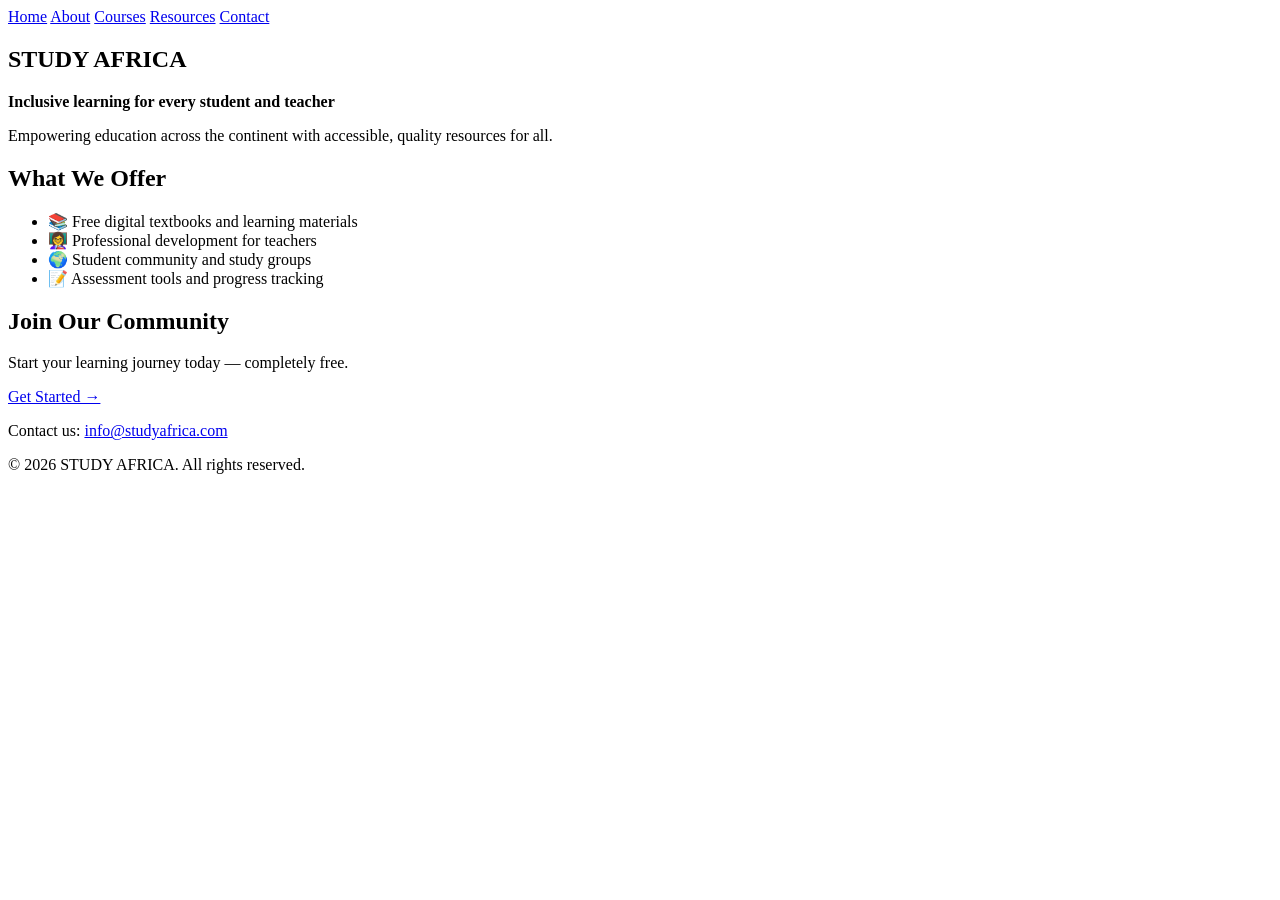
<file: index.html>
<!DOCTYPE html>
<html lang="en">
<head>
  <meta charset="UTF-8">
  <meta name="viewport" content="width=device-width, initial-scale=1.0">
  <meta name="description" content="Study Africa - Inclusive learning platform for every student and teacher across Africa">
  <meta name="keywords" content="Africa, education, learning, students, teachers">
  <title>STUDY AFRICA | Inclusive Learning</title>
</head>
<body>

  <header>
    <nav>
      <a href="index.html">Home</a>
      <a href="about.html">About</a>
      <a href="courses.html">Courses</a>
      <a href="resources.html">Resources</a>
      <a href="contact.html">Contact</a>
    </nav>
  </header>

  <main id="main-content">

    <section>
      <h1>STUDY AFRICA</h1>
      <p><strong>Inclusive learning for every student and teacher</strong></p>
      <p>Empowering education across the continent with accessible, quality resources for all.</p>
    </section>

    <section>
      <h2>What We Offer</h2>
      <ul>
        <li>📚 Free digital textbooks and learning materials</li>
        <li>👩‍🏫 Professional development for teachers</li>
        <li>🌍 Student community and study groups</li>
        <li>📝 Assessment tools and progress tracking</li>
      </ul>
    </section>

    <section>
      <h2>Join Our Community</h2>
      <p>Start your learning journey today — completely free.</p>
      <div>
        <a href="auth.html">Get Started →</a>
      </div>
    </section>

  </main>

  <footer>
    <p>Contact us: <a href="mailto:info@studyafrica.com">info@studyafrica.com</a></p>
    <p>&copy; 2026 STUDY AFRICA. All rights reserved.</p>
  </footer>

</body>
</html>
</file>
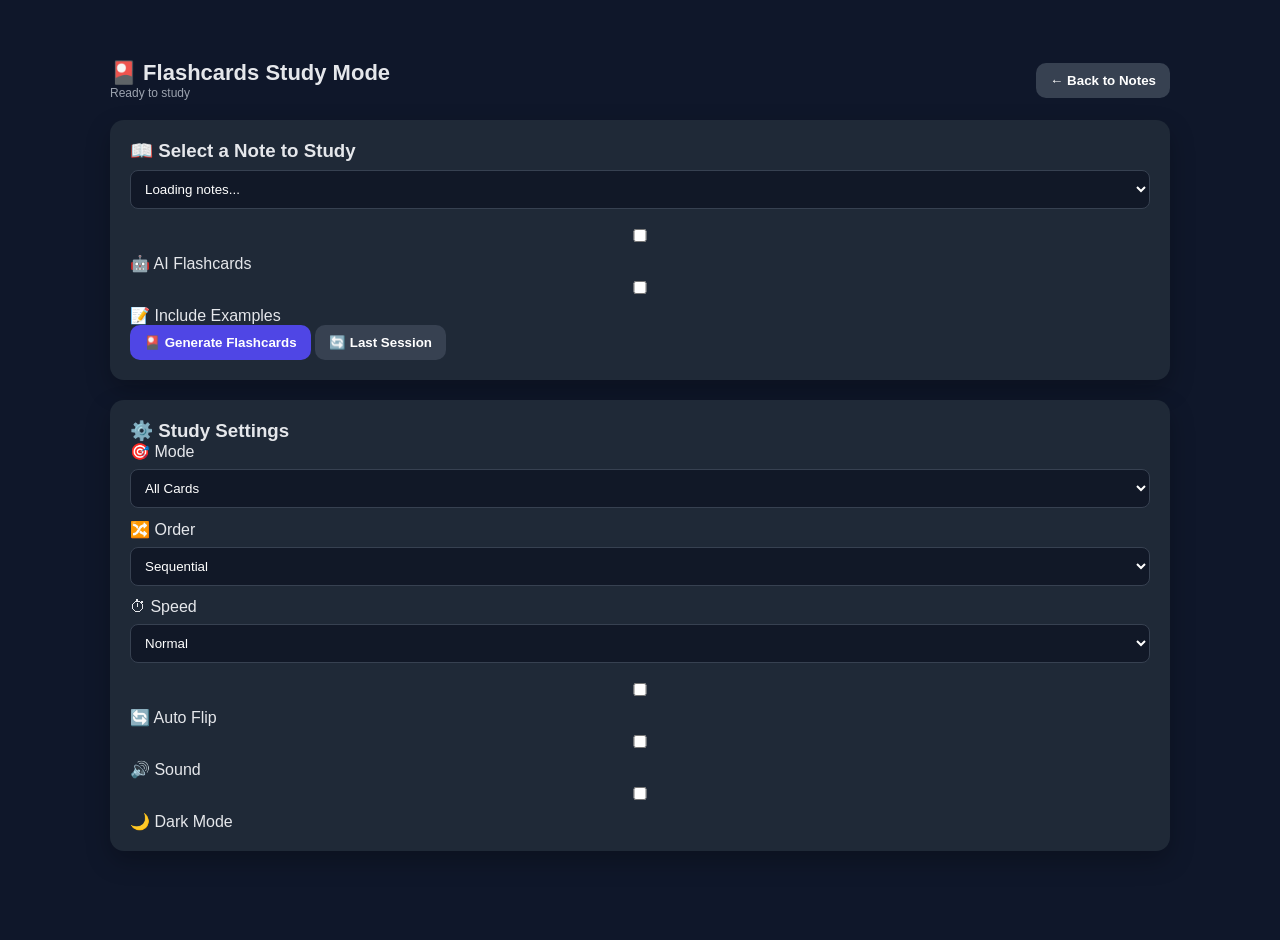
<file: flashcards.html>
<!DOCTYPE html>
<html lang="en">
<head>
  <meta charset="UTF-8">
  <meta name="viewport" content="width=device-width, initial-scale=1.0">
  <title>Flashcards - Prideland Academy</title>
  <link rel="stylesheet" href="assets/styles.css">
</head>

<body>

  <div class="dashboard">

    <!-- HEADER -->
    <div class="topbar">
      <div>
        <h2>🎴 Flashcards Study Mode</h2>
        <p id="sessionStatus" class="small-text">Ready to study</p>
      </div>

      <button class="btn secondary" onclick="window.location.href='student-notes.html'">
        ← Back to Notes
      </button>
    </div>

    <!-- NOTE SELECTOR -->
    <div class="card">

      <h3>📖 Select a Note to Study</h3>

      <div class="selector-row">

        <select id="noteSelector">
          <option value="">Loading notes...</option>
        </select>

        <div class="selector-options">
          <label>
            <input type="checkbox" id="includeAI">
            🤖 AI Flashcards
          </label>

          <label>
            <input type="checkbox" id="includeExamples">
            📝 Include Examples
          </label>
        </div>

      </div>

      <div class="button-group">
        <button class="btn primary" onclick="generateFlashcards()">
          🎴 Generate Flashcards
        </button>

        <button class="btn secondary" onclick="loadPreviousSession()">
          🔄 Last Session
        </button>
      </div>

    </div>

    <!-- STUDY SETTINGS -->
    <div class="card">

      <h3>⚙️ Study Settings</h3>

      <div class="settings-grid">

        <div class="setting-group">
          <label>🎯 Mode</label>
          <select id="studyMode">
            <option value="all">All Cards</option>
            <option value="unmastered">Unmastered Only</option>
            <option value="hard">Hard Cards Only</option>
            <option value="review">Review Mode</option>
          </select>
        </div>

        <div class="setting-group">
          <label>🔀 Order</label>
          <select id="cardOrder">
            <option value="sequential">Sequential</option>
            <option value="shuffled">Shuffled</option>
            <option value="hardest">Hardest First</option>
          </select>
        </div>

        <div class="setting-group">
          <label>⏱ Speed</label>
          <select id="speedSelect">
            <option value="2000">Fast</option>
            <option value="3000" selected>Normal</option>
            <option value="5000">Slow</option>
            <option value="0">Manual</option>
          </select>
        </div>

      </div>

      <div class="toggle-group">

        <label>
          <input type="checkbox" id="autoFlip">
          🔄 Auto Flip
        </label>

        <label>
          <input type="checkbox" id="soundEnabled">
          🔊 Sound
        </label>

        <label>
          <input type="checkbox" id="darkMode">
          🌙 Dark Mode
        </label>

      </div>

    </div>

    <!-- PROGRESS -->
    <div id="progressSection" class="card hidden">

      <div class="stats-row">

        <div class="stat-box">
          <span class="stat-value" id="masteredCount">0</span>
          <span class="stat-label">Mastered</span>
        </div>

        <div class="stat-box">
          <span class="stat-value" id="totalCards">0</span>
          <span class="stat-label">Total</span>
        </div>

        <div class="stat-box">
          <span class="stat-value" id="accuracyRate">0%</span>
          <span class="stat-label">Accuracy</span>
        </div>

        <div class="stat-box">
          <span class="stat-value" id="sessionTimer">00:00</span>
          <span class="stat-label">Time</span>
        </div>

      </div>

      <div class="progress-bar-container">
        <div id="studyProgress" class="progress-fill"></div>
      </div>

    </div>

    <!-- FLASHCARD AREA -->
    <div id="flashcardContainer" class="flashcard-container hidden">

      <div class="flashcard-wrapper">

        <div class="flashcard" id="flashcard" onclick="flipCard()">

          <div id="cardFront" class="card-face front">
            Click generate to start
          </div>

          <div id="cardBack" class="card-face back">
            Answer will appear here
          </div>

        </div>

      </div>

      <!-- RATING -->
      <div id="ratingButtons" class="rating-buttons hidden">

        <button onclick="rateCard('easy')" class="rate-btn easy">😊 Easy</button>
        <button onclick="rateCard('medium')" class="rate-btn medium">😐 Medium</button>
        <button onclick="rateCard('hard')" class="rate-btn hard">😓 Hard</button>
        <button onclick="markMastered()" class="rate-btn mastered">⭐ Mastered</button>

      </div>

      <!-- NAVIGATION -->
      <div class="navigation-controls">

        <button onclick="prevCard()" class="nav-btn">◀ Prev</button>

        <span id="cardProgress">0 / 0</span>

        <button onclick="nextCard()" class="nav-btn">Next ▶</button>

      </div>

      <!-- EXTRA -->
      <div class="extra-controls">

        <button onclick="shuffleCards()">🔀 Shuffle</button>
        <button onclick="toggleAutoPlay()">▶ Auto</button>
        <button onclick="resetSession()">🔄 Reset</button>
        <button onclick="exportFlashcards()">📥 Export</button>

      </div>

    </div>

    <!-- EMPTY STATE -->
    <div id="emptyState" class="empty-state hidden">
      <div class="empty-icon">🎴</div>
      <h3>No Flashcards Yet</h3>
      <p>Select a note and generate flashcards to begin</p>
    </div>

  </div>

</body>
</html>
</file>
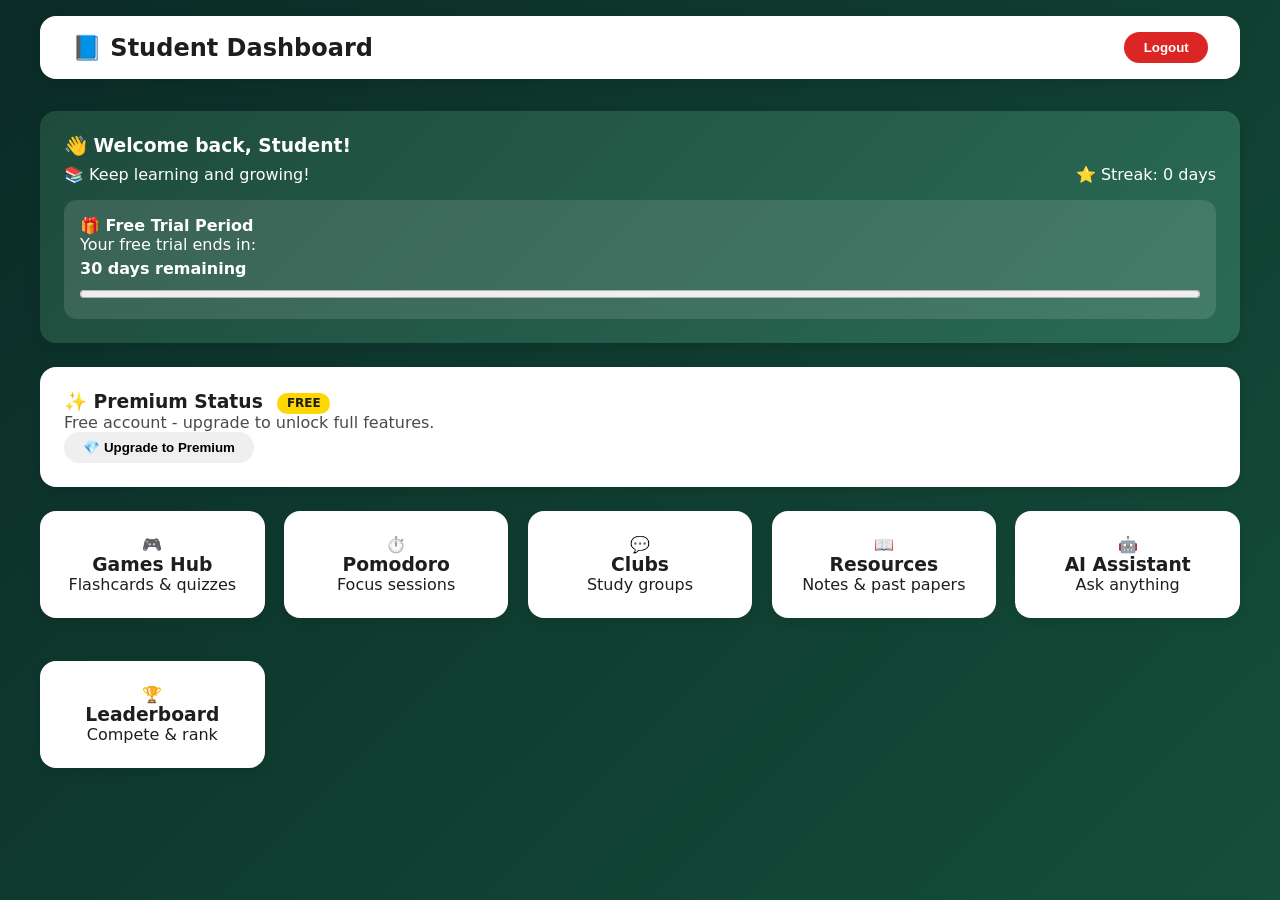
<file: student-dashboard.html>
<!DOCTYPE html>
<html lang="en">
<head>
  <meta charset="UTF-8">
  <meta name="viewport" content="width=device-width, initial-scale=1.0">
  <title>Student Dashboard - Study Africa</title>

  <style>
    * {
      margin: 0;
      padding: 0;
      box-sizing: border-box;
    }

    body {
      font-family: system-ui, 'Segoe UI', Roboto, sans-serif;
      background: linear-gradient(135deg, #0b2b26 0%, #144e3a 100%);
      min-height: 100vh;
      padding: 1rem;
      color: #1e1e1e;
    }

    .dashboard {
      max-width: 1200px;
      margin: 0 auto;
    }

    .topbar {
      background: white;
      border-radius: 1rem;
      padding: 1rem 2rem;
      display: flex;
      justify-content: space-between;
      align-items: center;
      margin-bottom: 2rem;
      box-shadow: 0 4px 12px rgba(0,0,0,0.1);
    }

    .card {
      background: white;
      border-radius: 1rem;
      padding: 1.5rem;
      margin-bottom: 1.5rem;
      box-shadow: 0 4px 12px rgba(0,0,0,0.1);
    }

    .welcome-section {
      background: linear-gradient(135deg, #1e4b3c, #2a6b55);
      color: white;
    }

    .welcome-section h3 {
      color: white;
    }

    .profile-info {
      display: flex;
      justify-content: space-between;
      flex-wrap: wrap;
      gap: 1rem;
      margin-top: 0.5rem;
    }

    .grid {
      display: grid;
      grid-template-columns: repeat(auto-fit, minmax(220px, 1fr));
      gap: 1.2rem;
    }

    .grid .card {
      text-align: center;
      cursor: pointer;
      transition: 0.2s;
    }

    .grid .card:hover {
      transform: translateY(-4px);
      background: #fef9e6;
    }

    .btn {
      padding: 0.5rem 1.2rem;
      border: none;
      border-radius: 2rem;
      font-weight: 600;
    }

    .btn-secondary {
      background: #dc2626;
      color: white;
    }

    .premium-badge {
      background: gold;
      padding: 0.2rem 0.6rem;
      border-radius: 1rem;
      font-size: 0.75rem;
      margin-left: 0.5rem;
    }

    .countdown {
      margin-top: 1rem;
      background: rgba(255,255,255,0.12);
      padding: 1rem;
      border-radius: 0.8rem;
    }

    progress {
      width: 100%;
      margin-top: 0.5rem;
    }

    .days-remaining {
      font-weight: bold;
      margin-top: 0.3rem;
    }

    .muted {
      opacity: 0.8;
    }
  </style>
</head>

<body>

<div class="dashboard">

  <!-- TOP BAR -->
  <div class="topbar">
    <h2>📘 Student Dashboard</h2>
    <button class="btn btn-secondary">Logout</button>
  </div>

  <!-- WELCOME CARD -->
  <div class="card welcome-section">
    <h3>👋 Welcome back, Student!</h3>

    <div class="profile-info">
      <p>📚 Keep learning and growing!</p>
      <p>⭐ Streak: 0 days</p>
    </div>

    <!-- TRIAL -->
    <div class="countdown">
      <strong>🎁 Free Trial Period</strong><br>
      <span>Your free trial ends in:</span>

      <div class="days-remaining">30 days remaining</div>

      <progress value="0" max="100"></progress>
    </div>
  </div>

  <!-- PREMIUM -->
  <div class="card">
    <h3>
      ✨ Premium Status
      <span class="premium-badge">FREE</span>
    </h3>

    <p class="muted">Free account - upgrade to unlock full features.</p>

    <button class="btn">💎 Upgrade to Premium</button>
  </div>

  <!-- FEATURES -->
  <div class="grid">

    <div class="card">
      🎮 <h3>Games Hub</h3>
      <p>Flashcards & quizzes</p>
    </div>

    <div class="card">
      ⏱️ <h3>Pomodoro</h3>
      <p>Focus sessions</p>
    </div>

    <div class="card">
      💬 <h3>Clubs</h3>
      <p>Study groups</p>
    </div>

    <div class="card">
      📖 <h3>Resources</h3>
      <p>Notes & past papers</p>
    </div>

    <div class="card">
      🤖 <h3>AI Assistant</h3>
      <p>Ask anything</p>
    </div>

    <div class="card">
      🏆 <h3>Leaderboard</h3>
      <p>Compete & rank</p>
    </div>

  </div>

</div>

</body>
</html>
</file>
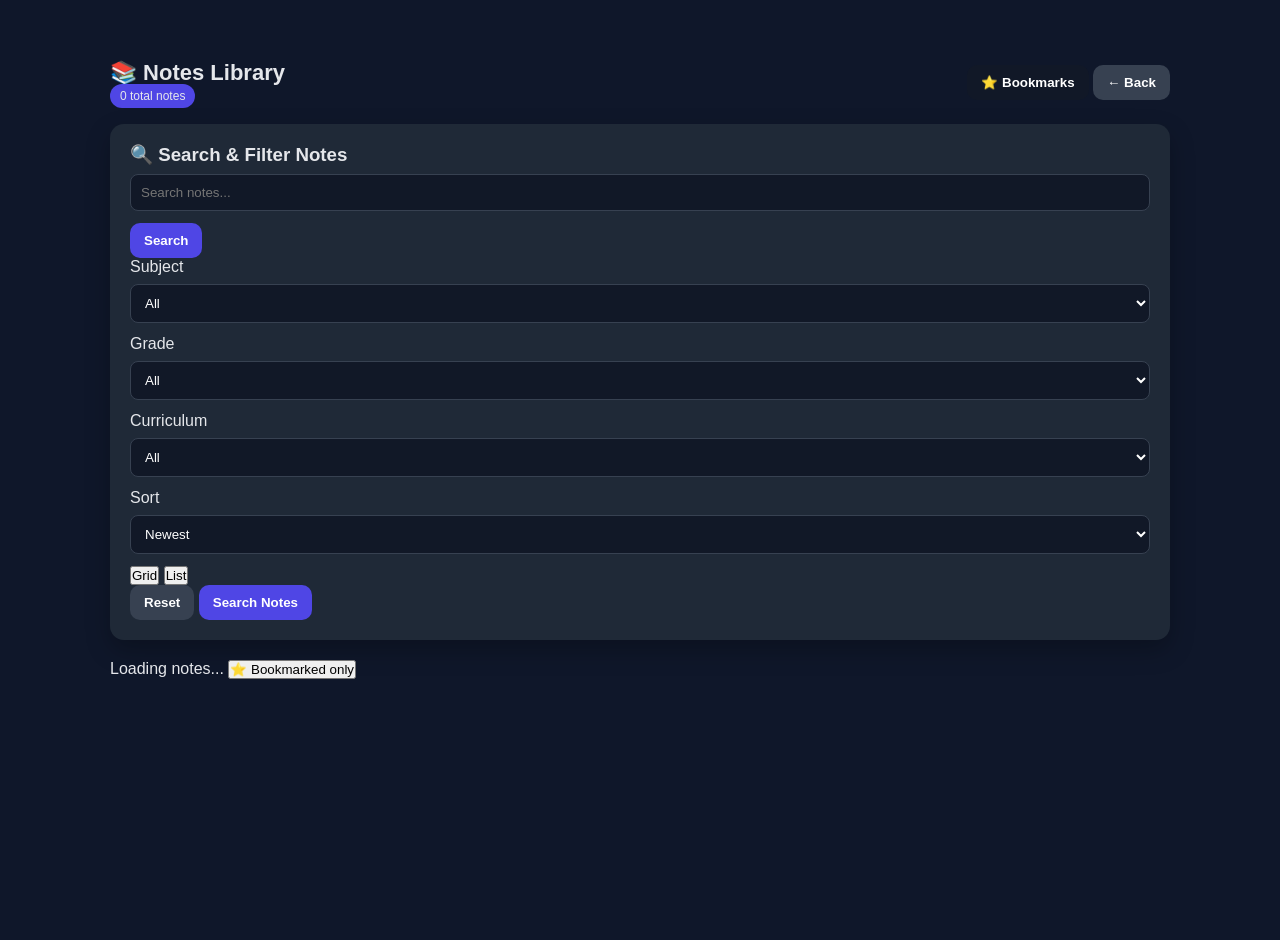
<file: student-notes.html>
<!DOCTYPE html>
<html lang="en">
<head>
  <meta charset="UTF-8">
  <meta name="viewport" content="width=device-width, initial-scale=1.0">
  <title>Notes Library - Prideland Academy</title>
  <link rel="stylesheet" href="assets/styles.css">
</head>

<body>

  <div class="dashboard">

    <!-- HEADER -->
    <div class="topbar">
      <div class="topbar-left">
        <h2>📚 Notes Library</h2>
        <span id="totalNotesBadge" class="badge">0 total notes</span>
      </div>

      <div class="topbar-right">
        <button class="btn icon-btn" onclick="toggleBookmarksView()" title="My Bookmarks">
          ⭐ Bookmarks
        </button>
        <button class="btn secondary" onclick="window.location.href='student-dashboard.html'">
          ← Back
        </button>
      </div>
    </div>

    <!-- RECENT SECTION -->
    <div id="recentSection" class="card hidden">
      <h3>🕒 Recently Viewed</h3>
      <div id="recentNotes"></div>
      <button class="btn-text" onclick="clearRecent()">Clear history</button>
    </div>

    <!-- FILTERS -->
    <div class="card">

      <h3>🔍 Search & Filter Notes</h3>

      <div class="search-bar">
        <input id="searchInput" placeholder="Search notes...">
        <button class="btn primary" onclick="loadNotes(1)">Search</button>
      </div>

      <div class="filters-row">

        <div class="filter-group">
          <label>Subject</label>
          <select id="filterSubject">
            <option value="">All</option>
            <option value="math">Math</option>
            <option value="english">English</option>
            <option value="science">Science</option>
            <option value="history">History</option>
            <option value="biology">Biology</option>
            <option value="chemistry">Chemistry</option>
          </select>
        </div>

        <div class="filter-group">
          <label>Grade</label>
          <select id="filterGrade">
            <option value="">All</option>
            <option value="pp1">PP1</option>
            <option value="pp2">PP2</option>
            <option value="grade1">Grade 1</option>
            <option value="grade2">Grade 2</option>
            <option value="grade3">Grade 3</option>
            <option value="grade4">Grade 4</option>
            <option value="form1">Form 1</option>
            <option value="form2">Form 2</option>
          </select>
        </div>

        <div class="filter-group">
          <label>Curriculum</label>
          <select id="filterCurriculum">
            <option value="">All</option>
            <option value="cbc">CBC</option>
            <option value="kcse">KCSE</option>
            <option value="igcse">IGCSE</option>
            <option value="ib">IB</option>
          </select>
        </div>

        <div class="filter-group">
          <label>Sort</label>
          <select id="sortBy">
            <option value="newest">Newest</option>
            <option value="oldest">Oldest</option>
            <option value="title_asc">A-Z</option>
            <option value="title_desc">Z-A</option>
          </select>
        </div>

      </div>

      <div class="filter-actions">

        <div class="view-toggle">
          <button id="gridViewBtn" class="view-btn active" onclick="setView('grid')">
            Grid
          </button>
          <button id="listViewBtn" class="view-btn" onclick="setView('list')">
            List
          </button>
        </div>

        <div class="action-buttons">
          <button class="btn secondary" onclick="resetFilters()">
            Reset
          </button>
          <button class="btn primary" onclick="loadNotes(1)">
            Search Notes
          </button>
        </div>

      </div>

    </div>

    <!-- RESULTS -->
    <div class="results-header">
      <span id="resultsCount">Loading notes...</span>
      <button class="btn-text" onclick="toggleBookmarksOnly()">
        ⭐ Bookmarked only
      </button>
    </div>

    <!-- LOADING -->
    <div id="loadingSpinner" class="hidden">
      <p>Loading notes...</p>
    </div>

    <!-- NOTES -->
    <div id="notesContainer"></div>

    <!-- EMPTY -->
    <div id="emptyState" class="hidden">
      <h3>No notes found</h3>
      <p>Try adjusting filters</p>
      <button class="btn secondary" onclick="resetFilters()">Clear Filters</button>
    </div>

    <!-- PAGINATION -->
    <div id="pagination" class="hidden">
      <button onclick="changePage(-1)">Prev</button>
      <span id="pageInfo">Page 1</span>
      <button onclick="changePage(1)">Next</button>
    </div>

  </div>

</body>
</html>
</file>
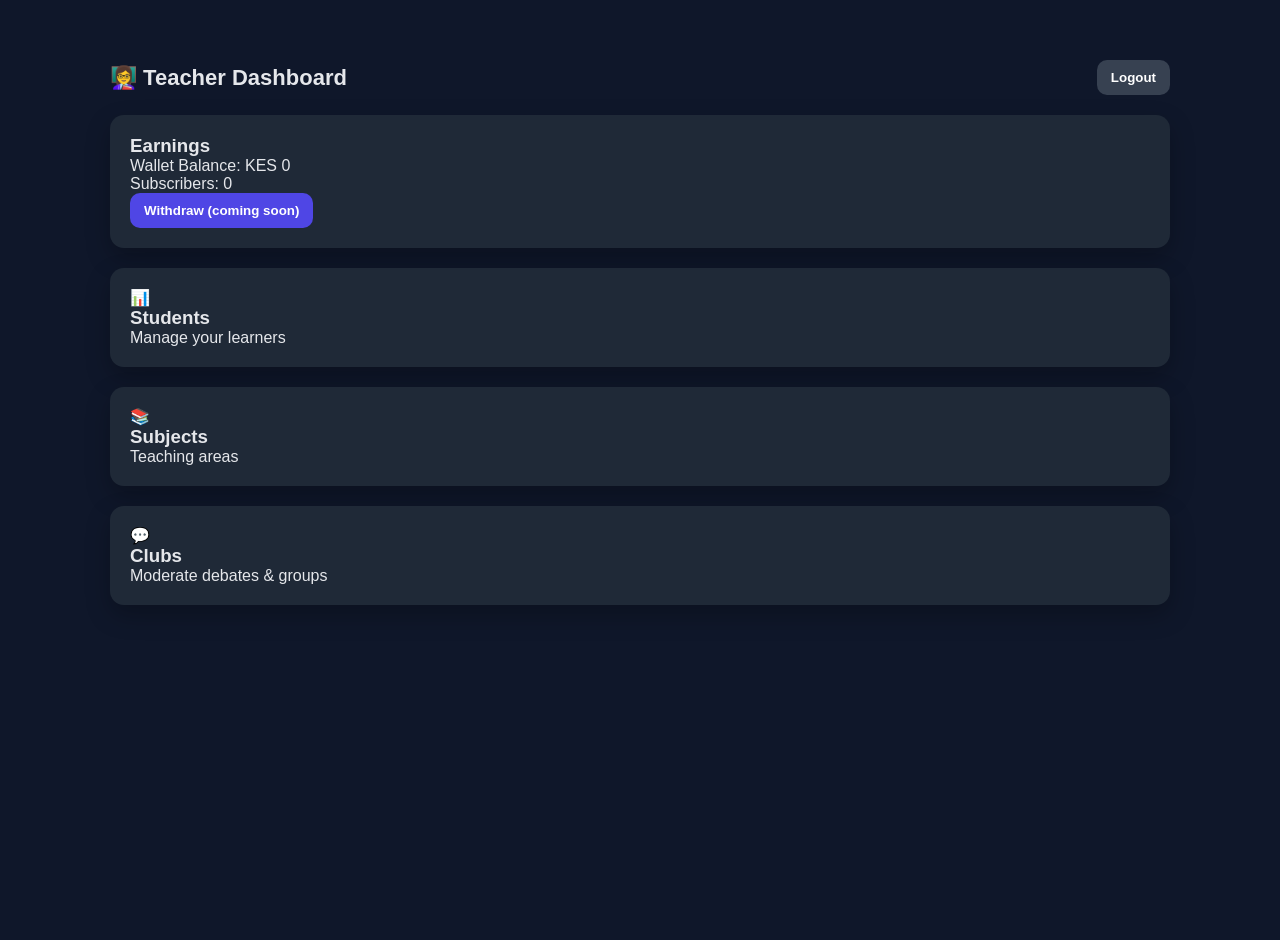
<file: teacher-dashboard.html>
<!DOCTYPE html>
<html lang="en">
<head>
  <meta charset="UTF-8">
  <title>Teacher Dashboard</title>
  <link rel="stylesheet" href="assets/styles.css">
</head>

<body>

  <div class="dashboard">

    <div class="topbar">
      <h2>👩‍🏫 Teacher Dashboard</h2>
      <button class="btn secondary" onclick="logout()">Logout</button>
    </div>

    <div class="card">
      <h3>Earnings</h3>
      <p>Wallet Balance: KES 0</p>
      <p>Subscribers: 0</p>

      <button class="btn primary">
        Withdraw (coming soon)
      </button>
    </div>

    <div class="grid">

      <div class="card">
        📊 <h3>Students</h3>
        <p>Manage your learners</p>
      </div>

      <div class="card">
        📚 <h3>Subjects</h3>
        <p>Teaching areas</p>
      </div>

      <div class="card">
        💬 <h3>Clubs</h3>
        <p>Moderate debates & groups</p>
      </div>

    </div>

  </div>

</body>
</html>
</file>
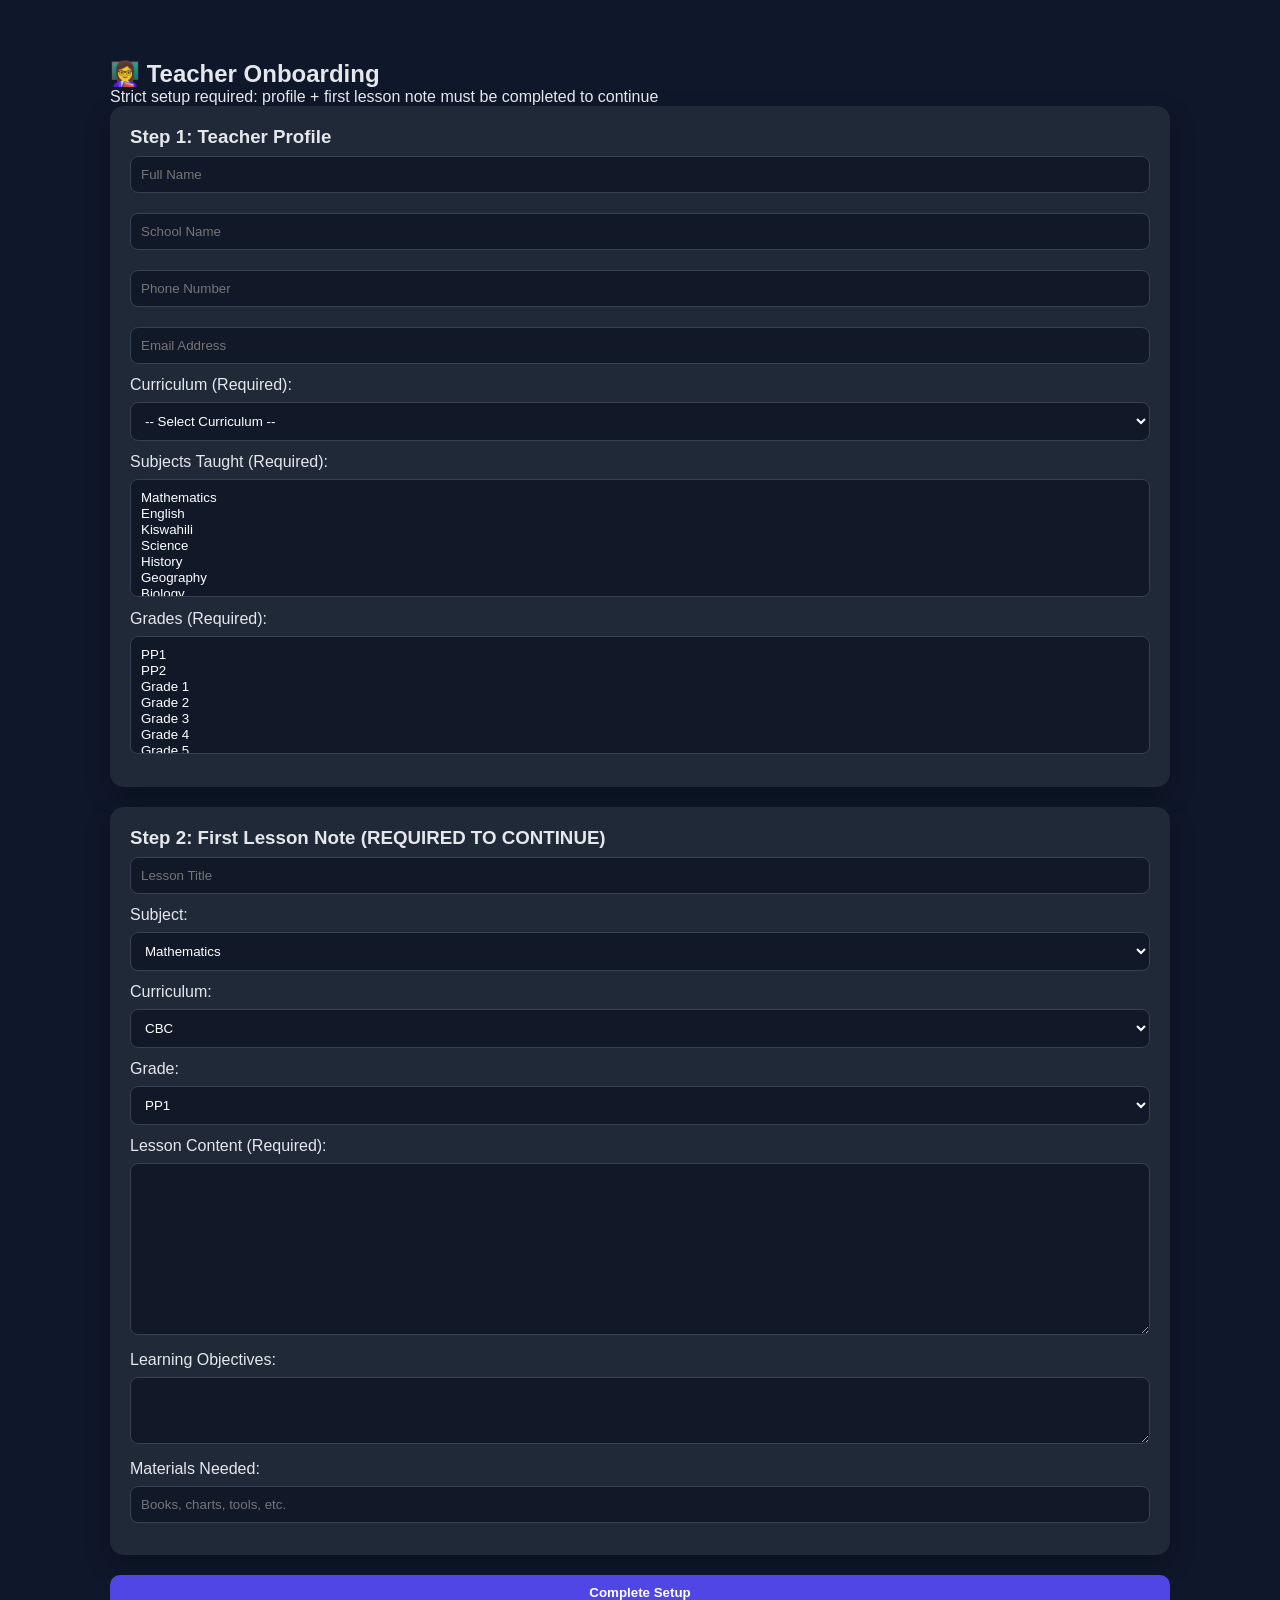
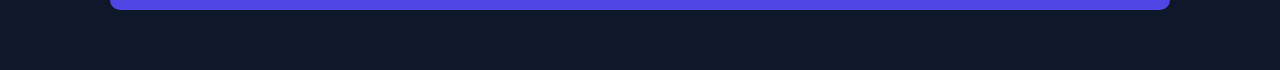
<file: teacher-onboarding.html>
<!DOCTYPE html>
<html lang="en">
<head>
  <meta charset="UTF-8">
  <title>Teacher Onboarding</title>
  <link rel="stylesheet" href="assets/styles.css">
</head>

<body>

  <div class="dashboard">

    <h2>👩‍🏫 Teacher Onboarding</h2>
    <p>Strict setup required: profile + first lesson note must be completed to continue</p>

    <!-- STEP 1: PROFILE -->
    <div class="card">

      <h3>Step 1: Teacher Profile</h3>

      <input id="name" placeholder="Full Name" required>
      <input id="school" placeholder="School Name" required>
      <input id="phone" placeholder="Phone Number" required>
      <input id="email" placeholder="Email Address" type="email" required>

      <label>Curriculum (Required):</label>
      <select id="curriculumSelect" required>
        <option value="">-- Select Curriculum --</option>
        <option value="cbc">CBC</option>
        <option value="kcse">8-4-4 (KCSE)</option>
        <option value="igcse">IGCSE / Cambridge</option>
        <option value="ib">International Baccalaureate</option>
        <option value="montessori">Montessori</option>
        <option value="ecde">ECDE</option>
        <option value="special">Special Needs Education</option>
        <option value="adult">Adult Education</option>
      </select>

      <label>Subjects Taught (Required):</label>
      <select id="subjects" multiple size="6" required>
        <option value="math">Mathematics</option>
        <option value="english">English</option>
        <option value="kiswahili">Kiswahili</option>
        <option value="science">Science</option>
        <option value="history">History</option>
        <option value="geography">Geography</option>
        <option value="biology">Biology</option>
        <option value="chemistry">Chemistry</option>
        <option value="physics">Physics</option>
        <option value="computer">Computer Studies</option>
      </select>

      <label>Grades (Required):</label>
      <select id="grades" multiple size="6" required>
        <option value="pp1">PP1</option>
        <option value="pp2">PP2</option>
        <option value="grade1">Grade 1</option>
        <option value="grade2">Grade 2</option>
        <option value="grade3">Grade 3</option>
        <option value="grade4">Grade 4</option>
        <option value="grade5">Grade 5</option>
        <option value="grade6">Grade 6</option>
        <option value="form1">Form 1</option>
        <option value="form2">Form 2</option>
        <option value="form3">Form 3</option>
        <option value="form4">Form 4</option>
      </select>

    </div>

    <!-- STEP 2: FIRST NOTE (STRICT GATE) -->
    <div class="card">

      <h3>Step 2: First Lesson Note (REQUIRED TO CONTINUE)</h3>

      <input id="noteTitle" placeholder="Lesson Title" required>

      <label>Subject:</label>
      <select id="noteSubject" required>
        <option value="math">Mathematics</option>
        <option value="english">English</option>
        <option value="kiswahili">Kiswahili</option>
        <option value="science">Science</option>
        <option value="history">History</option>
        <option value="geography">Geography</option>
        <option value="biology">Biology</option>
        <option value="chemistry">Chemistry</option>
        <option value="physics">Physics</option>
        <option value="computer">Computer Studies</option>
      </select>

      <label>Curriculum:</label>
      <select id="noteCurriculum" required>
        <option value="cbc">CBC</option>
        <option value="kcse">8-4-4</option>
        <option value="igcse">IGCSE</option>
        <option value="ib">IB</option>
        <option value="montessori">Montessori</option>
        <option value="ecde">ECDE</option>
      </select>

      <label>Grade:</label>
      <select id="noteGrade" required>
        <option value="pp1">PP1</option>
        <option value="pp2">PP2</option>
        <option value="grade1">Grade 1</option>
        <option value="grade2">Grade 2</option>
        <option value="grade3">Grade 3</option>
        <option value="grade4">Grade 4</option>
        <option value="grade5">Grade 5</option>
        <option value="grade6">Grade 6</option>
        <option value="form1">Form 1</option>
        <option value="form2">Form 2</option>
        <option value="form3">Form 3</option>
        <option value="form4">Form 4</option>
      </select>

      <label>Lesson Content (Required):</label>
      <textarea id="content" rows="10" required></textarea>

      <label>Learning Objectives:</label>
      <textarea id="objectives" rows="3"></textarea>

      <label>Materials Needed:</label>
      <input id="materials" placeholder="Books, charts, tools, etc.">

    </div>

    <button class="btn primary full" onclick="submitOnboarding()">
      Complete Setup
    </button>

    <p id="status"></p>

  </div>

</body>
</html>
</file>
<file: assets/styles.css>
/* =========================
   BASE RESET
========================= */
* {
  margin: 0;
  padding: 0;
  box-sizing: border-box;
  font-family: Arial, sans-serif;
}

body {
  background: #0f172a;
  color: #e5e7eb;
  min-height: 100vh;
}

/* =========================
   LAYOUT
========================= */
.dashboard {
  max-width: 1100px;
  margin: 40px auto;
  padding: 20px;
}

/* =========================
   CARDS
========================= */
.card {
  background: #1f2937;
  padding: 20px;
  border-radius: 14px;
  margin-bottom: 20px;
  box-shadow: 0 10px 25px rgba(0,0,0,0.25);
}

/* =========================
   TOPBAR
========================= */
.topbar {
  display: flex;
  justify-content: space-between;
  align-items: center;
  margin-bottom: 20px;
}

.topbar h2 {
  font-size: 22px;
}

.small-text {
  font-size: 12px;
  color: #9ca3af;
}

/* =========================
   BUTTONS
========================= */
.btn {
  padding: 10px 14px;
  border: none;
  border-radius: 10px;
  cursor: pointer;
  font-weight: 600;
  transition: 0.2s ease;
}

.btn:hover {
  transform: translateY(-1px);
}

.primary {
  background: #4f46e5;
  color: white;
}

.secondary {
  background: #374151;
  color: white;
}

.full {
  width: 100%;
}

.icon-btn {
  background: #111827;
  color: white;
}

/* =========================
   INPUTS
========================= */
input, select, textarea {
  width: 100%;
  padding: 10px;
  margin-top: 8px;
  margin-bottom: 12px;
  border-radius: 8px;
  border: 1px solid #374151;
  background: #111827;
  color: white;
  outline: none;
}

textarea {
  resize: vertical;
}

/* =========================
   FLASHCARDS
========================= */
.flashcard-container {
  display: flex;
  justify-content: center;
  margin-top: 20px;
}

.flashcard {
  width: 400px;
  height: 250px;
  perspective: 1000px;
  cursor: pointer;
}

.card-face {
  width: 100%;
  height: 100%;
  position: absolute;
  border-radius: 14px;
  display: flex;
  align-items: center;
  justify-content: center;
  padding: 20px;
  backface-visibility: hidden;
  transition: transform 0.6s;
  background: #111827;
  border: 1px solid #374151;
}

.back {
  transform: rotateY(180deg);
}

.flashcard.flipped .front {
  transform: rotateY(180deg);
}

.flashcard.flipped .back {
  transform: rotateY(360deg);
}

/* =========================
   GRID / LIST NOTES
========================= */
.grid-view {
  display: grid;
  grid-template-columns: repeat(auto-fill, minmax(250px, 1fr));
  gap: 15px;
}

/* =========================
   BADGES
========================= */
.badge {
  background: #4f46e5;
  padding: 5px 10px;
  border-radius: 999px;
  font-size: 12px;
}

/* =========================
   EMPTY STATE
========================= */
.empty-state {
  text-align: center;
  padding: 50px;
  color: #9ca3af;
}

/* =========================
   LOADER
========================= */
.loader {
  border: 4px solid #374151;
  border-top: 4px solid #4f46e5;
  border-radius: 50%;
  width: 40px;
  height: 40px;
  animation: spin 1s linear infinite;
  margin: auto;
}

@keyframes spin {
  to { transform: rotate(360deg); }
}

/* =========================
   UTILITIES
========================= */
.hidden {
  display: none !important;
}

/* =========================
   TOAST (optional JS support)
========================= */
.toast {
  font-size: 14px;
  border-radius: 10px;
}
</file>
